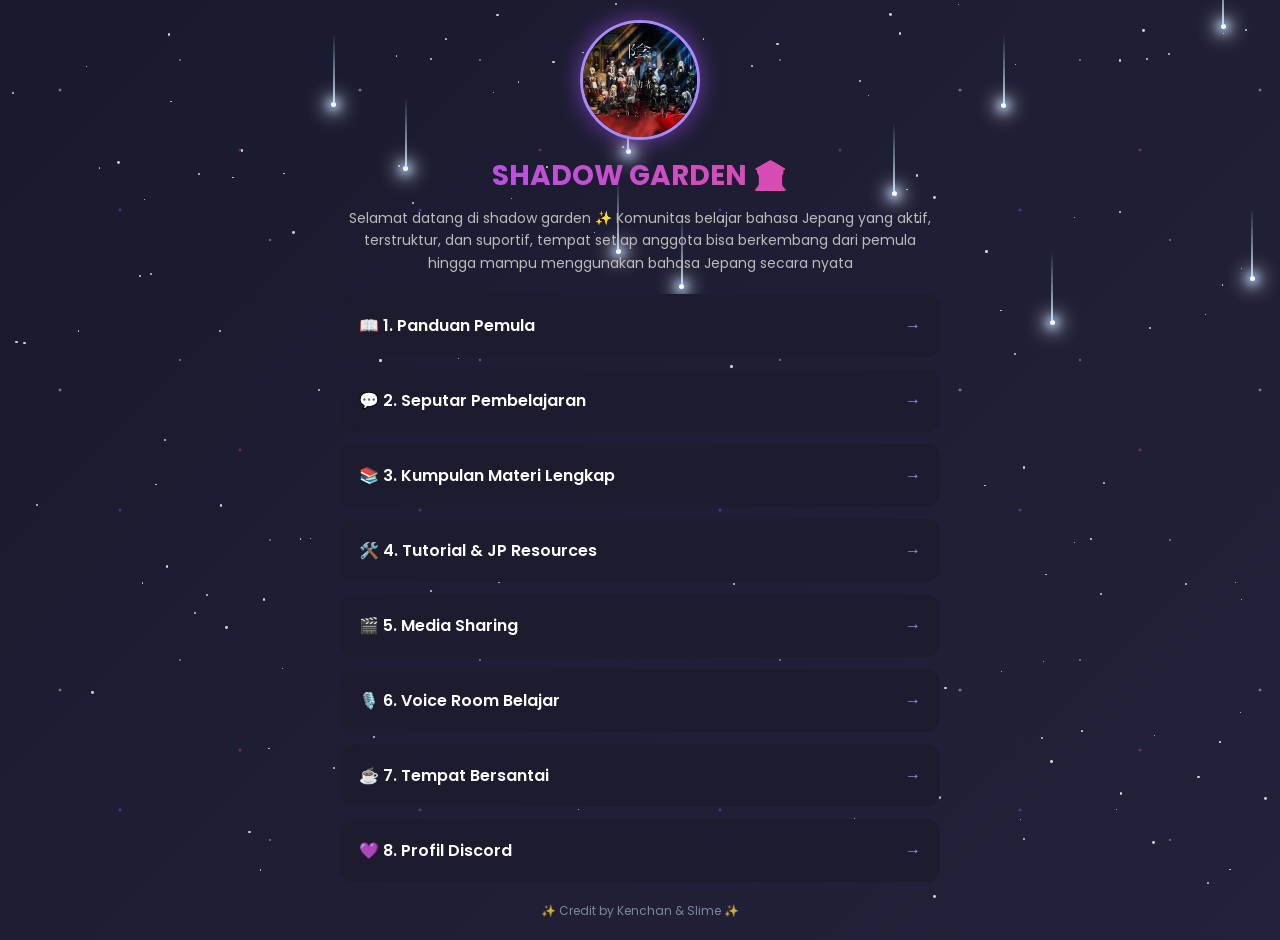
<file: index.html>
<!DOCTYPE html>
<html lang="id">
<head>
<meta charset="UTF-8">
<meta name="viewport" content="width=device-width, initial-scale=1.0">
<title>Shadow Garden</title>
<link rel="stylesheet" href="style.css">

<!-- Biar kalau share link ada gambarnya -->
<meta property="og:title" content="Shadow Garden">
<meta property="og:description" content="Selamat datang di shadow garden ✨ Komunitas belajar bahasa Jepang yang aktif, terstruktur, dan suportif">
<meta property="og:image" content="https://kenchannnnnn.github.io/Shadow-garden-/fd40ec754ca08bd9b1cea57343f2c143.jpg">
<meta property="og:url" content="https://kenchannnnnn.github.io/Shadow-garden-/">
<meta property="og:type" content="website">
<meta name="twitter:card" content="summary_large_image">
<meta name="twitter:title" content="Shadow Garden">
<meta name="twitter:description" content="Selamat datang di shadow garden ✨ Komunitas belajar bahasa Jepang">
<meta name="twitter:image" content="https://kenchannnnnn.github.io/Shadow-garden-/fd40ec754ca08bd9b1cea57343f2c143.jpg">

</head>
<body>
<div class="starfield" id="starfield"></div>  <!-- ini yang ditambah -->
<div class="container">
  <img src="fd40ec754ca08bd9b1cea57343f2c143.jpg" class="profile" alt="SG">
  <h1>SHADOW GARDEN 🏛️</h1>
  <p class="desc">Selamat datang di shadow garden ✨ Komunitas belajar bahasa Jepang yang aktif, terstruktur, dan suportif, tempat setiap anggota bisa berkembang dari pemula hingga mampu menggunakan bahasa Jepang secara nyata</p>

  <a href="panduan.html" class="menu-btn">📖 1. Panduan Pemula <span>→</span></a>
  <a href="pembelajaran.html" class="menu-btn">💬 2. Seputar Pembelajaran <span>→</span></a>
  <a href="materi.html" class="menu-btn">📚 3. Kumpulan Materi Lengkap <span>→</span></a>
  <a href="tutorial.html" class="menu-btn">🛠️ 4. Tutorial & JP Resources <span>→</span></a>
  <a href="media.html" class="menu-btn">🎬 5. Media Sharing <span>→</span></a>
  <a href="voice.html" class="menu-btn">🎙️ 6. Voice Room Belajar <span>→</span></a>
  <a href="santai.html" class="menu-btn">☕ 7. Tempat Bersantai <span>→</span></a>
  <a href="profil.html" class="menu-btn">💜 8. Profil Discord <span>→</span></a>

  <p class="credit">✨ Credit by Kenchan & Slime ✨</p>
</div>
<script>
const field = document.getElementById('starfield');
for (let i = 0; i < 150; i++) {
  let s = document.createElement('div');
  s.className = 'star';
  s.style.left = Math.random() * 100 + 'vw';
  s.style.top = Math.random() * 100 + 'vh';
  s.style.width = s.style.height = Math.random() * 2 + 1 + 'px';
  s.style.animationDelay = Math.random() * 3 + 's';
  field.appendChild(s);
}
for (let i = 0; i < 10; i++) {
  let c = document.createElement('div');
  c.className = 'comet';
  c.style.left = Math.random() * 80 + 20 + 'vw';
  c.style.top = Math.random() * 40 + 'vh';
  c.style.animationDuration = Math.random() * 2 + 3 + 's';
  c.style.animationDelay = Math.random() * 6 + 's';
  field.appendChild(c);
}
</script>
</body>
</html>
</file>
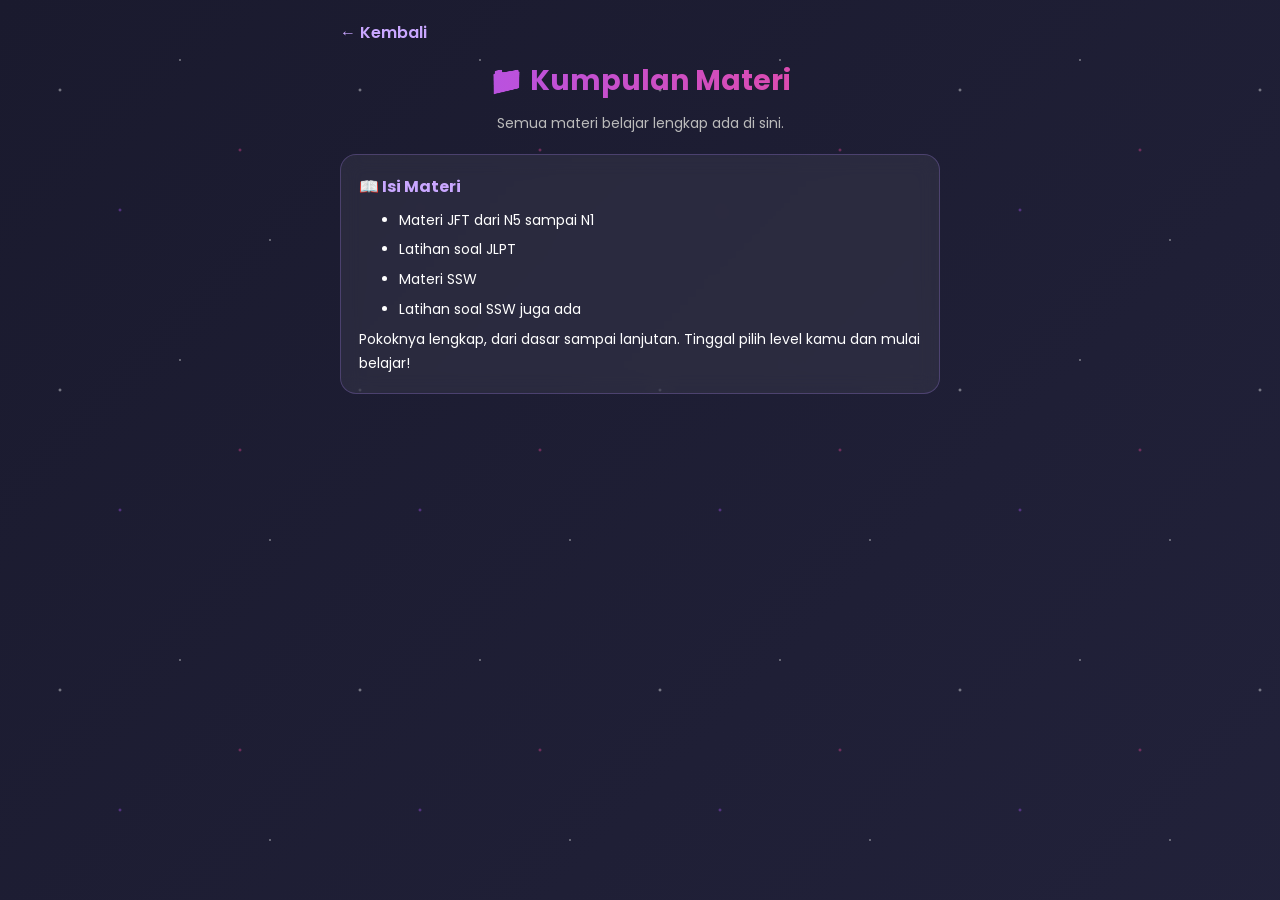
<file: materi.html>
<!DOCTYPE html>
<html lang="id">
<head>
  <meta charset="UTF-8">
  <meta name="viewport" content="width=device-width, initial-scale=1.0">
  <title>Kumpulan Materi - Shadow Garden</title>
  <link rel="stylesheet" href="style.css">
</head>
<body>
  <div class="container">
    <a href="index.html" class="back-btn">← Kembali</a>
    <h1>📁 Kumpulan Materi</h1>
    <p class="desc">
      Semua materi belajar lengkap ada di sini.
    </p>

    <div class="content-box">
      <h2>📖 Isi Materi</h2>
      <ul>
        <li>Materi JFT dari N5 sampai N1</li>
        <li>Latihan soal JLPT</li>
        <li>Materi SSW</li>
        <li>Latihan soal SSW juga ada</li>
      </ul>
      <p>Pokoknya lengkap, dari dasar sampai lanjutan. Tinggal pilih level kamu dan mulai belajar!</p>
    </div>
  </div>
</body>
</html>
</file>
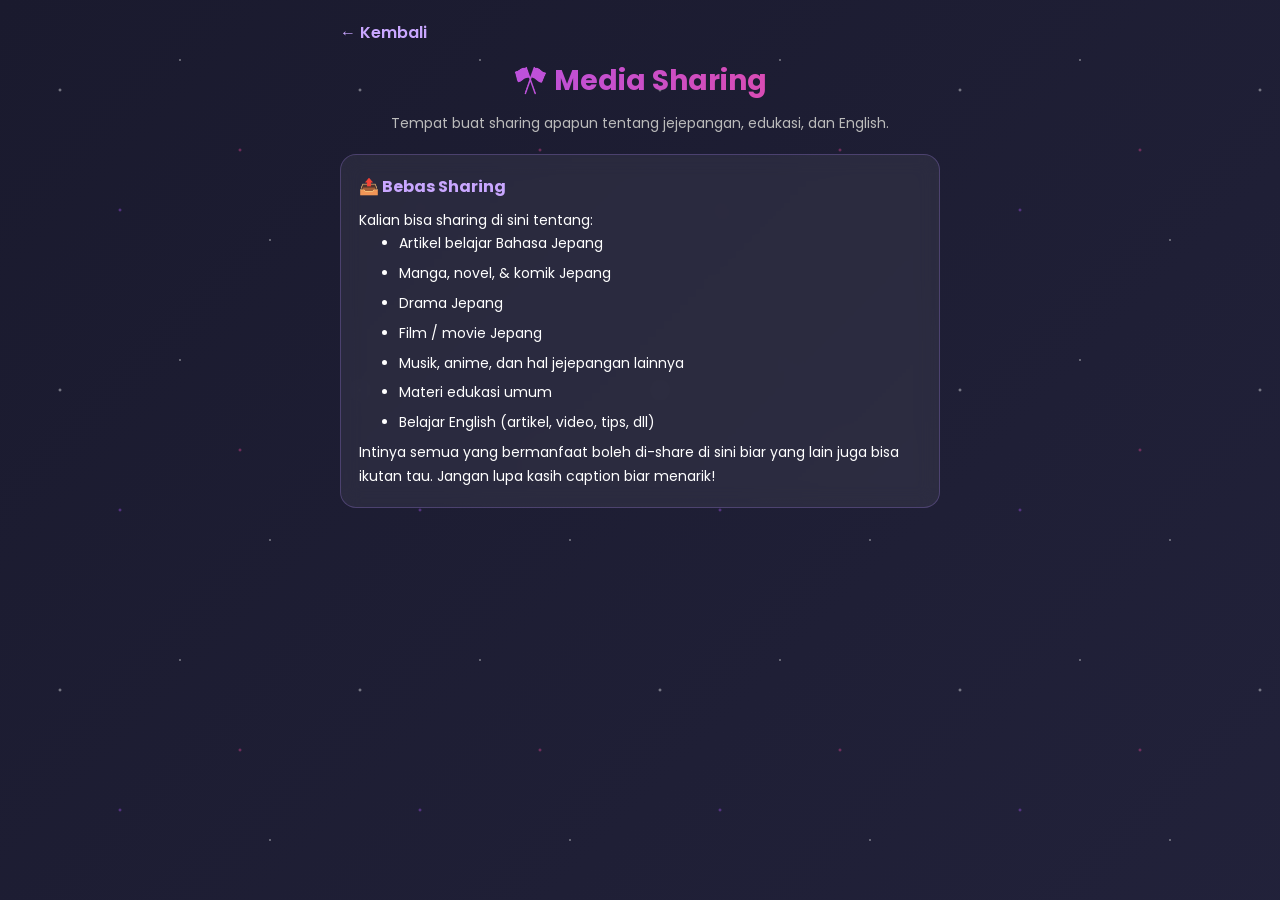
<file: media.html>
<!DOCTYPE html>
<html lang="id">
<head>
  <meta charset="UTF-8">
  <meta name="viewport" content="width=device-width, initial-scale=1.0">
  <title>Media Sharing - Shadow Garden</title>
  <link rel="stylesheet" href="style.css">
</head>
<body>
  <div class="container">
    <a href="index.html" class="back-btn">← Kembali</a>
    <h1>🎌 Media Sharing</h1>
    <p class="desc">
      Tempat buat sharing apapun tentang jejepangan, edukasi, dan English.
    </p>

    <div class="content-box">
      <h2>📤 Bebas Sharing</h2>
      <p>Kalian bisa sharing di sini tentang:</p>
      <ul>
        <li>Artikel belajar Bahasa Jepang</li>
        <li>Manga, novel, & komik Jepang</li>
        <li>Drama Jepang</li>
        <li>Film / movie Jepang</li>
        <li>Musik, anime, dan hal jejepangan lainnya</li>
        <li>Materi edukasi umum</li>
        <li>Belajar English (artikel, video, tips, dll)</li>
      </ul>
      <p>Intinya semua yang bermanfaat boleh di-share di sini biar yang lain juga bisa ikutan tau. Jangan lupa kasih caption biar menarik!</p>
    </div>
  </div>
</body>
</html>
</file>
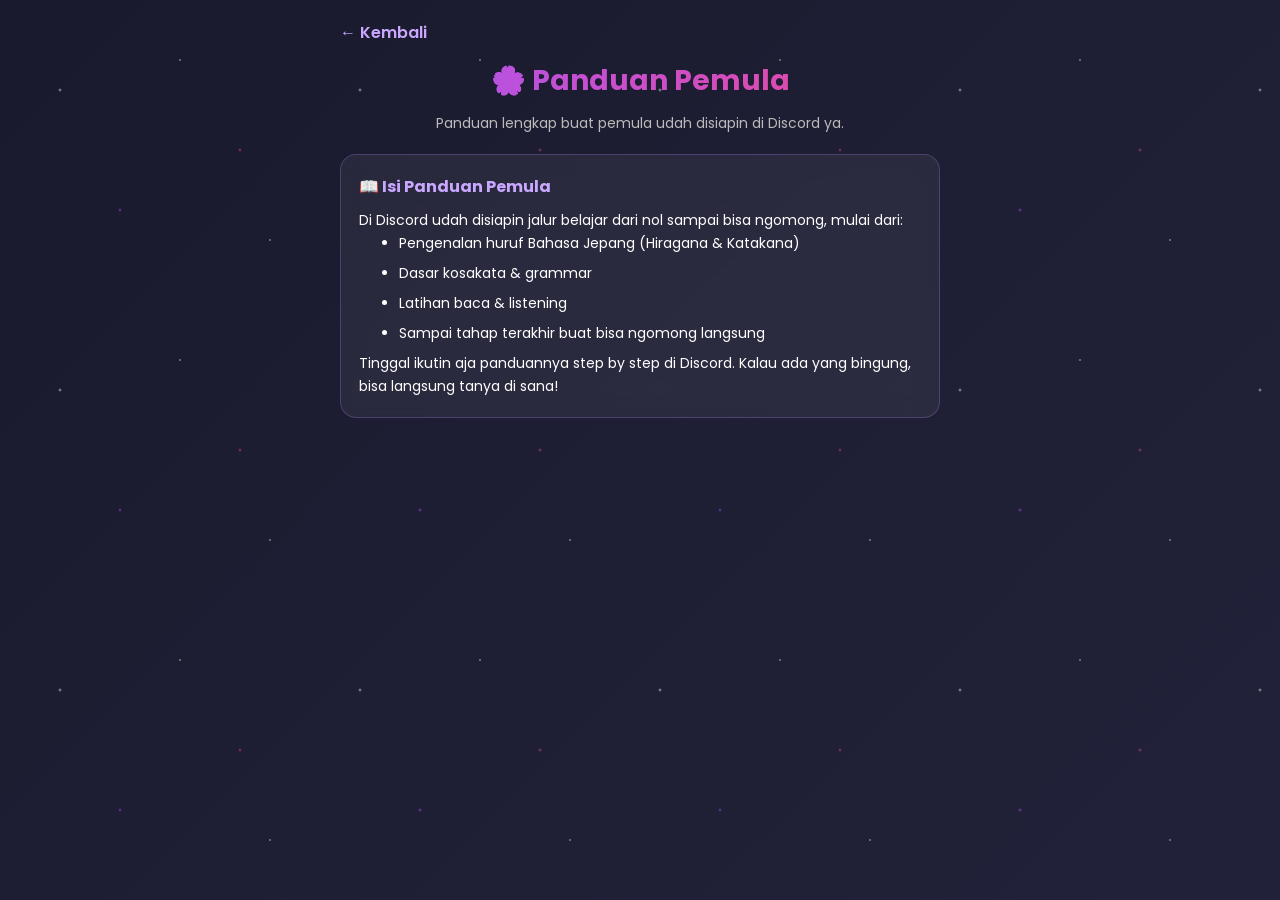
<file: panduan.html>
<!DOCTYPE html>
<html lang="id">
<head>
  <meta charset="UTF-8">
  <meta name="viewport" content="width=device-width, initial-scale=1.0">
  <title>Panduan Pemula - Shadow Garden</title>
  <link rel="stylesheet" href="style.css">
</head>
<body>
  <div class="container">
    <a href="index.html" class="back-btn">← Kembali</a>
    <h1>🌸 Panduan Pemula</h1>
    <p class="desc">
      Panduan lengkap buat pemula udah disiapin di Discord ya.
    </p>

    <div class="content-box">
      <h2>📖 Isi Panduan Pemula</h2>
      <p>Di Discord udah disiapin jalur belajar dari nol sampai bisa ngomong, mulai dari:</p>
      <ul>
        <li>Pengenalan huruf Bahasa Jepang (Hiragana & Katakana)</li>
        <li>Dasar kosakata & grammar</li>
        <li>Latihan baca & listening</li>
        <li>Sampai tahap terakhir buat bisa ngomong langsung</li>
      </ul>
      <p>Tinggal ikutin aja panduannya step by step di Discord. Kalau ada yang bingung, bisa langsung tanya di sana!</p>
    </div>
  </div>
</body>
</html>
</file>
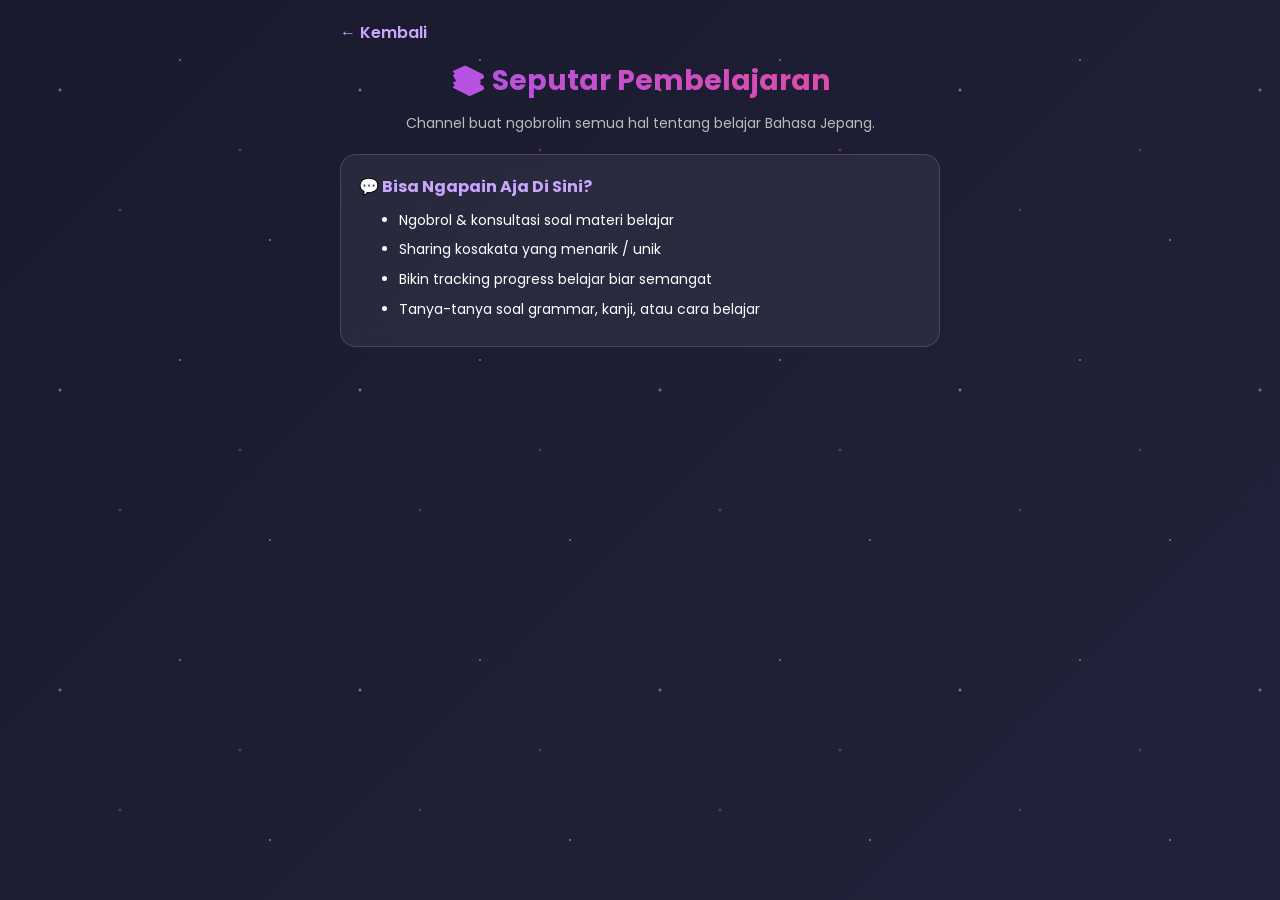
<file: pembelajaran.html>
<!DOCTYPE html>
<html lang="id">
<head>
  <meta charset="UTF-8">
  <meta name="viewport" content="width=device-width, initial-scale=1.0">
  <title>Seputar Pembelajaran - Shadow Garden</title>
  <link rel="stylesheet" href="style.css">
</head>
<body>
  <div class="container">
    <a href="index.html" class="back-btn">← Kembali</a>
    <h1>📚 Seputar Pembelajaran</h1>
    <p class="desc">
      Channel buat ngobrolin semua hal tentang belajar Bahasa Jepang.
    </p>

    <div class="content-box">
      <h2>💬 Bisa Ngapain Aja Di Sini?</h2>
      <ul>
        <li>Ngobrol & konsultasi soal materi belajar</li>
        <li>Sharing kosakata yang menarik / unik</li>
        <li>Bikin tracking progress belajar biar semangat</li>
        <li>Tanya-tanya soal grammar, kanji, atau cara belajar</li
</file>
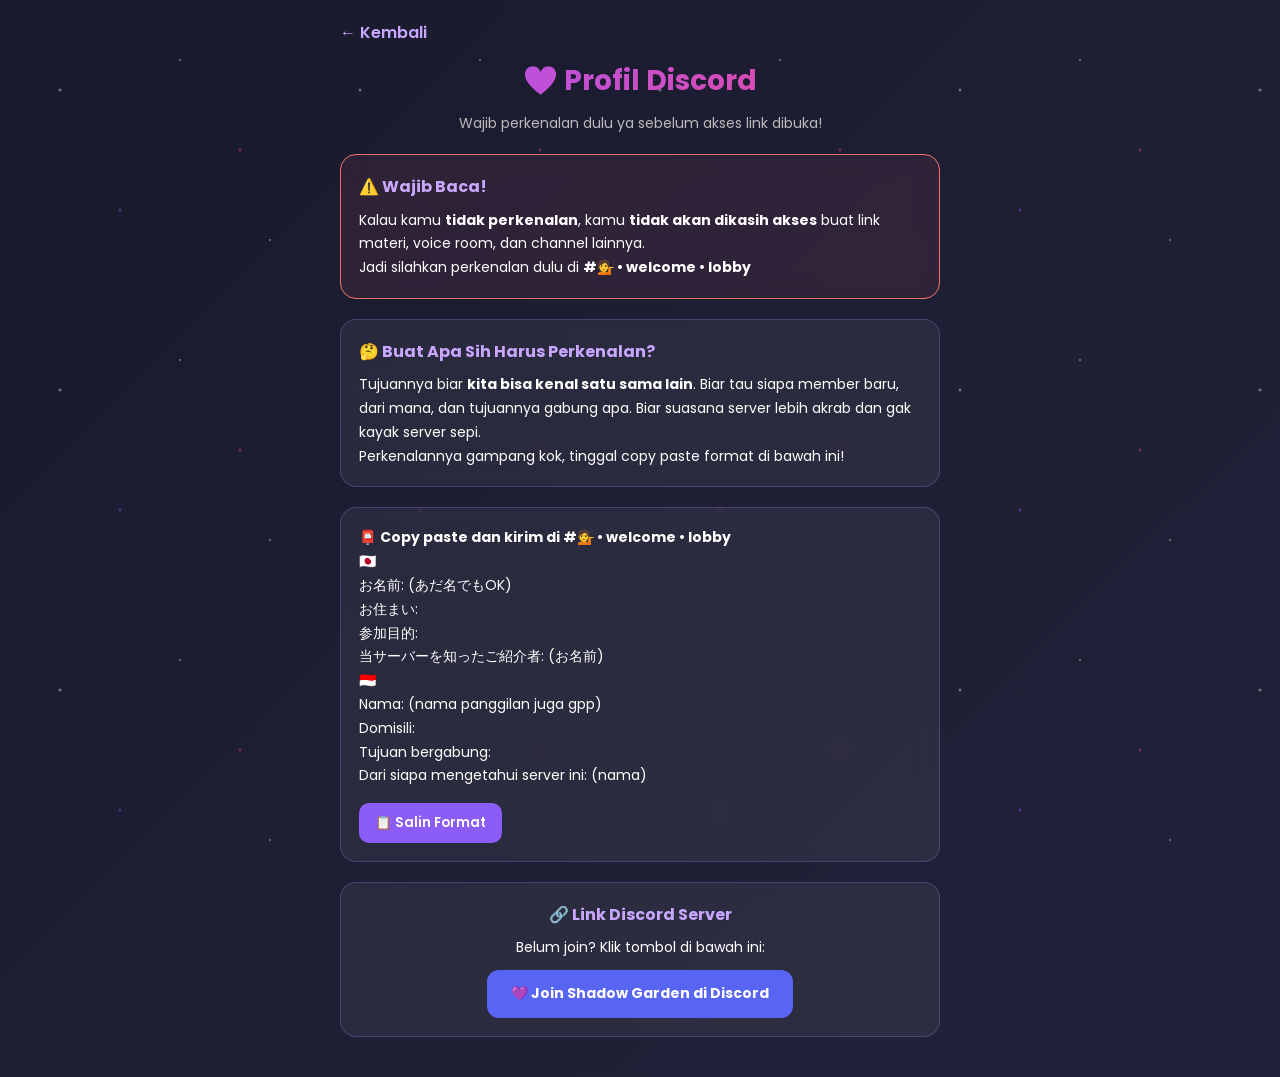
<file: profil.html>
<!DOCTYPE html>
<html lang="id">
<head>
  <meta charset="UTF-8">
  <meta name="viewport" content="width=device-width, initial-scale=1.0">
  <title>Profil Discord - Shadow Garden</title>
  <link rel="stylesheet" href="style.css">
</head>
<body>
  <div class="container">
    <a href="index.html" class="back-btn">← Kembali</a>
    <h1>💜 Profil Discord</h1>
    <p class="desc">
      Wajib perkenalan dulu ya sebelum akses link dibuka!
    </p>

    <div class="content-box" style="border-color: #f87171; background: rgba(248, 113, 113, 0.08);">
      <h2>⚠️ Wajib Baca!</h2>
      <p>Kalau kamu <b>tidak perkenalan</b>, kamu <b>tidak akan dikasih akses</b> buat link materi, voice room, dan channel lainnya.</p>
      <p>Jadi silahkan perkenalan dulu di <b>#💁 • welcome • lobby</b></p>
    </div>

    <div class="content-box">
      <h2>🤔 Buat Apa Sih Harus Perkenalan?</h2>
      <p>Tujuannya biar <b>kita bisa kenal satu sama lain</b>. Biar tau siapa member baru, dari mana, dan tujuannya gabung apa. Biar suasana server lebih akrab dan gak kayak server sepi.</p>
      <p>Perkenalannya gampang kok, tinggal copy paste format di bawah ini!</p>
    </div>

    <div class="content-box">
      <p>📮 <b>Copy paste dan kirim di #💁 • welcome • lobby</b></p>

      <p>🇯🇵</p>
      <p>
        お名前: (あだ名でもOK)<br>
        お住まい: <br>
        参加目的: <br>
        当サーバーを知ったご紹介者: (お名前)
      </p>

      <p>🇮🇩</p>
      <p>
        Nama: (nama panggilan juga gpp)<br>
        Domisili: <br>
        Tujuan bergabung: <br>
        Dari siapa mengetahui server ini: (nama)
      </p>

      <button onclick="navigator.clipboard.writeText(document.getElementById('format-profil').innerText)" style="margin-top:15px; background:#8b5cf6; color:white; border:none; padding:10px 16px; border-radius:10px; font-weight:600; cursor:pointer;">
        📋 Salin Format
      </button>

      <div id="format-profil" style="display:none;">
Copy paste dan kirim di #welcome-lobby

🇯🇵
お名前: (あだ名でもOK)
お住まい:
参加目的:
当サーバーを知ったご紹介者: (お名前)

🇮🇩
Nama: (nama panggilan juga gpp)
Domisili:
Tujuan bergabung:
Dari siapa mengetahui server ini: (nama)
      </div>
    </div>

    <div class="content-box" style="text-align:center;">
      <h2>🔗 Link Discord Server</h2>
      <p>Belum join? Klik tombol di bawah ini:</p>
      <a href="https://discord.gg/emFjSYw3cq" target="_blank" style="display:inline-block; margin-top:10px; background:#5865F2; color:white; padding:12px 24px; border-radius:12px; text-decoration:none; font-weight:700;">
        💜 Join Shadow Garden di Discord
      </a>
    </div>

  </div>
</body>
</html>
</file>
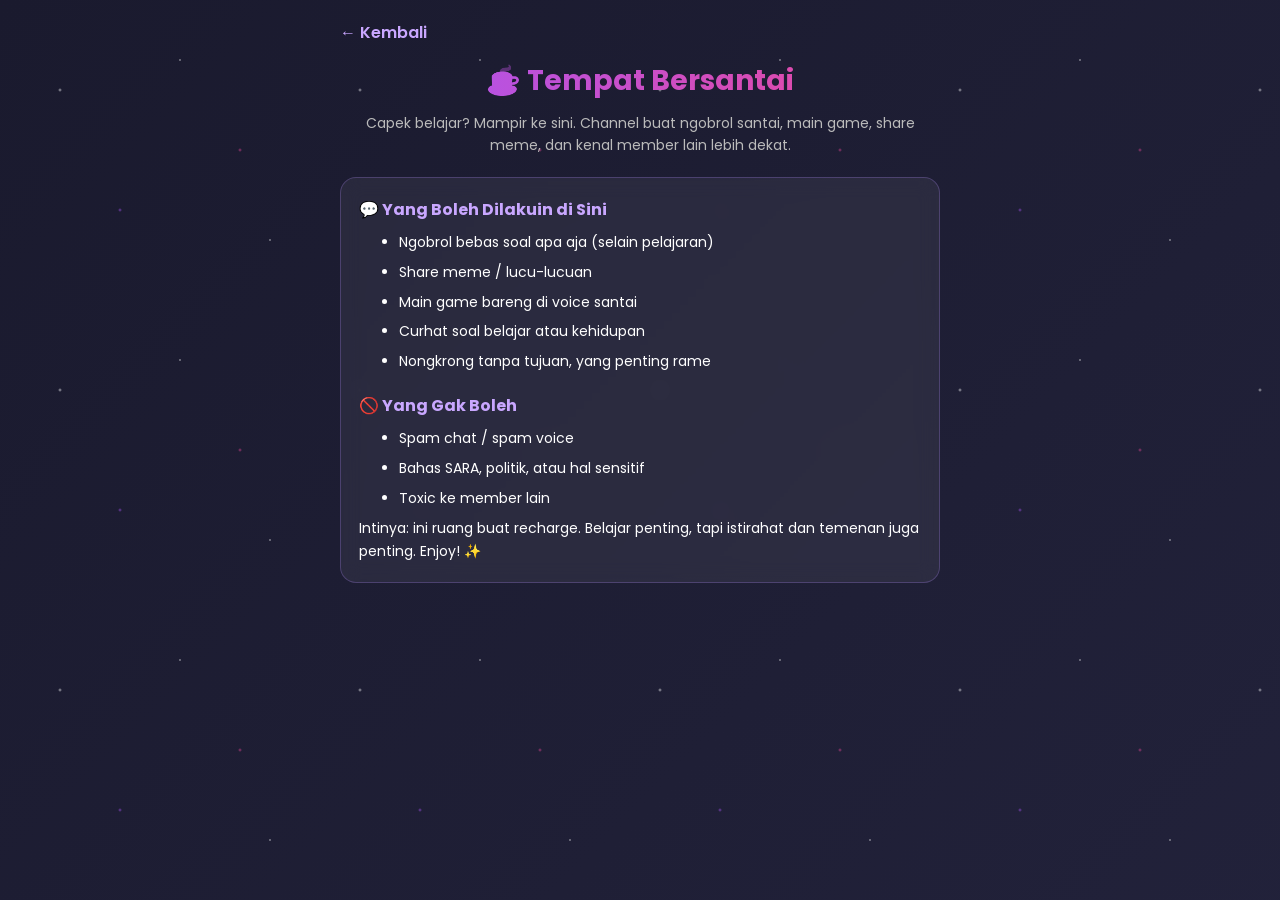
<file: santai.html>
<!DOCTYPE html>
<html lang="id">
<head>
  <meta charset="UTF-8">
  <meta name="viewport" content="width=device-width, initial-scale=1.0">
  <title>Tempat Bersantai - Shadow Garden</title>
  <link rel="stylesheet" href="style.css">
</head>
<body>
  <div class="container">
    <a href="index.html" class="back-btn">← Kembali</a>
    <h1>☕ Tempat Bersantai</h1>
    <p class="desc">
      Capek belajar? Mampir ke sini. Channel buat ngobrol santai, main game, share meme, dan kenal member lain lebih dekat.
    </p>

    <div class="content-box">
      <h2>💬 Yang Boleh Dilakuin di Sini</h2>
      <ul>
        <li>Ngobrol bebas soal apa aja (selain pelajaran)</li>
        <li>Share meme / lucu-lucuan</li>
        <li>Main game bareng di voice santai</li>
        <li>Curhat soal belajar atau kehidupan</li>
        <li>Nongkrong tanpa tujuan, yang penting rame</li>
      </ul>

      <h2>🚫 Yang Gak Boleh</h2>
      <ul>
        <li>Spam chat / spam voice</li>
        <li>Bahas SARA, politik, atau hal sensitif</li>
        <li>Toxic ke member lain</li>
      </ul>

      <p>Intinya: ini ruang buat recharge. Belajar penting, tapi istirahat dan temenan juga penting. Enjoy! ✨</p>
    </div>
  </div>
</body>
</html>
</file>
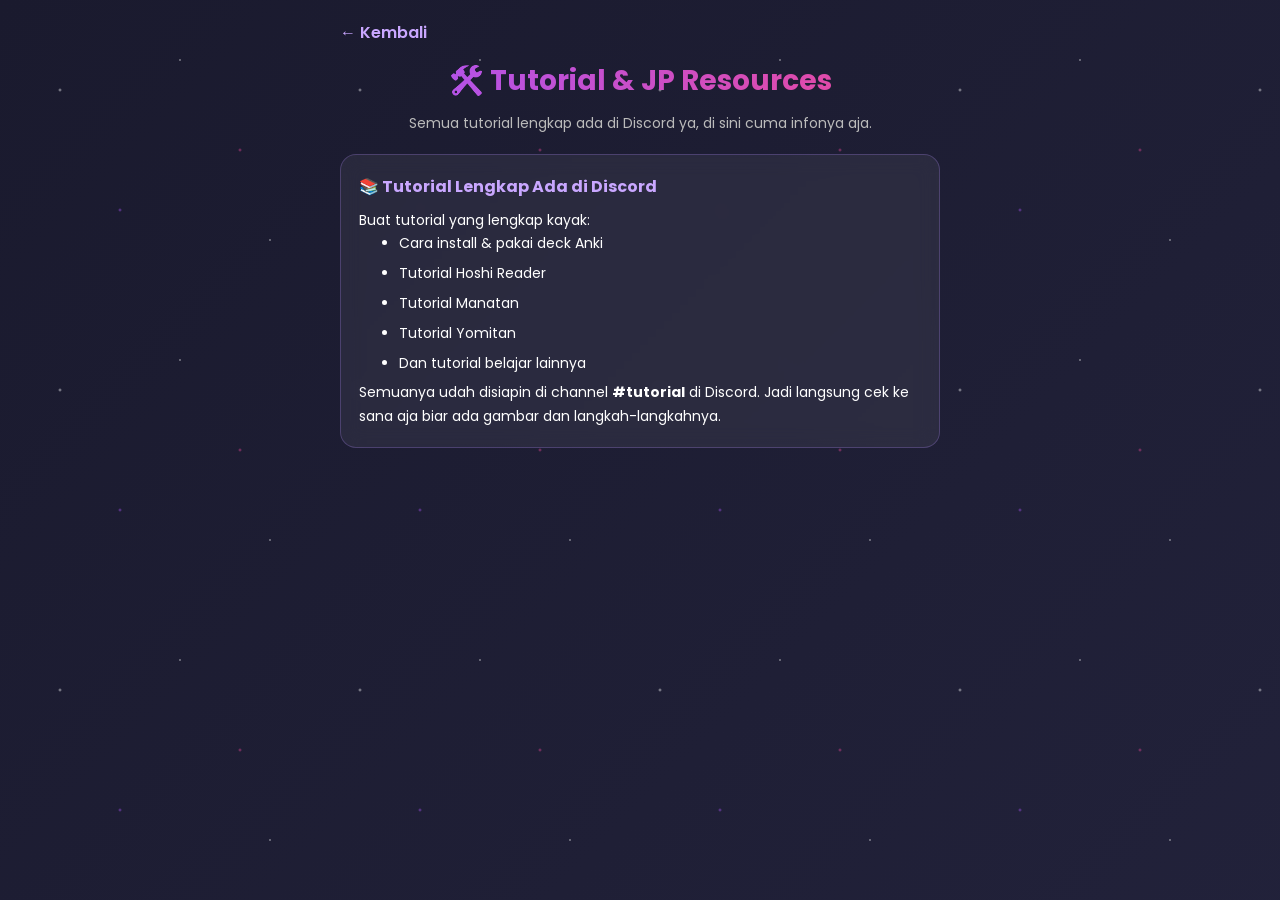
<file: tutorial.html>
<!DOCTYPE html>
<html lang="id">
<head>
  <meta charset="UTF-8">
  <meta name="viewport" content="width=device-width, initial-scale=1.0">
  <title>Tutorial & JP Resources - Shadow Garden</title>
  <link rel="stylesheet" href="style.css">
</head>
<body>
  <div class="container">
    <a href="index.html" class="back-btn">← Kembali</a>
    <h1>🛠️ Tutorial & JP Resources</h1>
    <p class="desc">
      Semua tutorial lengkap ada di Discord ya, di sini cuma infonya aja.
    </p>

    <div class="content-box">
      <h2>📚 Tutorial Lengkap Ada di Discord</h2>
      <p>Buat tutorial yang lengkap kayak:</p>
      <ul>
        <li>Cara install & pakai deck Anki</li>
        <li>Tutorial Hoshi Reader</li>
        <li>Tutorial Manatan</li>
        <li>Tutorial Yomitan</li>
        <li>Dan tutorial belajar lainnya</li>
      </ul>
      <p>Semuanya udah disiapin di channel <b>#tutorial</b> di Discord. Jadi langsung cek ke sana aja biar ada gambar dan langkah-langkahnya.</p>
    </div>
  </div>
</body>
</html>
</file>
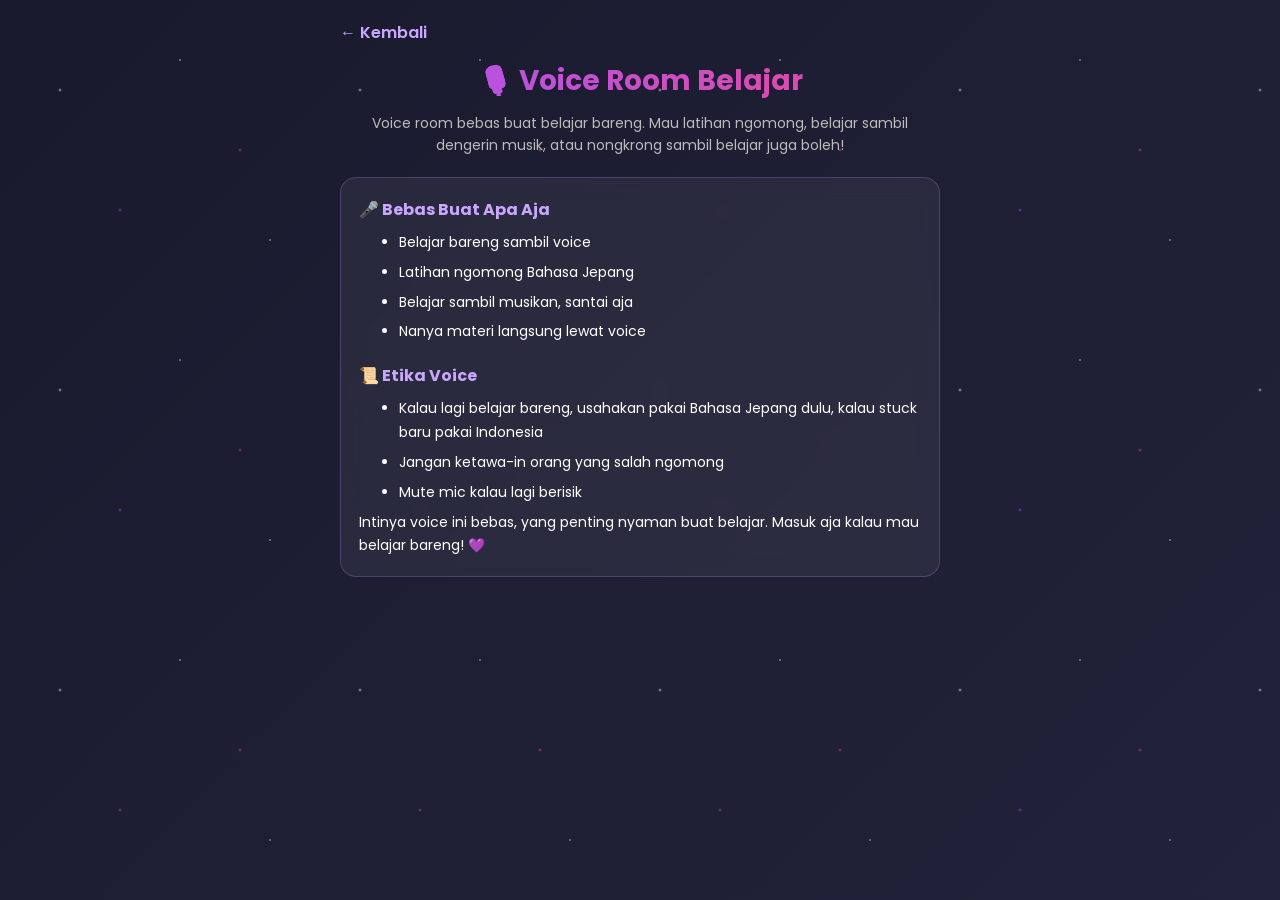
<file: voice.html>
<!DOCTYPE html>
<html lang="id">
<head>
  <meta charset="UTF-8">
  <meta name="viewport" content="width=device-width, initial-scale=1.0">
  <title>Voice Room Belajar - Shadow Garden</title>
  <link rel="stylesheet" href="style.css">
</head>
<body>
  <div class="container">
    <a href="index.html" class="back-btn">← Kembali</a>
    <h1>🎙️ Voice Room Belajar</h1>
    <p class="desc">
      Voice room bebas buat belajar bareng. Mau latihan ngomong, belajar sambil dengerin musik, atau nongkrong sambil belajar juga boleh!
    </p>

    <div class="content-box">
      <h2>🎤 Bebas Buat Apa Aja</h2>
      <ul>
        <li>Belajar bareng sambil voice</li>
        <li>Latihan ngomong Bahasa Jepang</li>
        <li>Belajar sambil musikan, santai aja</li>
        <li>Nanya materi langsung lewat voice</li>
      </ul>

      <h2>📜 Etika Voice</h2>
      <ul>
        <li>Kalau lagi belajar bareng, usahakan pakai Bahasa Jepang dulu, kalau stuck baru pakai Indonesia</li>
        <li>Jangan ketawa-in orang yang salah ngomong</li>
        <li>Mute mic kalau lagi berisik</li>
      </ul>

      <p>Intinya voice ini bebas, yang penting nyaman buat belajar. Masuk aja kalau mau belajar bareng! 💜</p>
    </div>
  </div>
</body>
</html>
</file>
<file: style.css>
@import url('https://fonts.googleapis.com/css2?family=Poppins:wght@400;600;700&display=swap');

:root {
  --ungu: #a855f7;
  --pink: #ec4899;
  --biru: #3b82f6;
  --card: rgba(255,255,255,0.06);
  --border: rgba(180,140,255,0.25);
}

* { margin:0; padding:0; box-sizing:border-box; font-family:'Poppins',sans-serif; }

::selection { background: var(--ungu); color: white; }

body {
  background: linear-gradient(-45deg, #0f0c29, #302b63, #24243e, #1a1a2e);
  background-size:400% 400%;
  animation: bgMove 15s ease infinite;
  color:#fff;
  display:flex;
  justify-content:center;
  padding:20px;
  min-height:100vh;
  overflow-x:hidden;
}

body::before {
  content:"";
  position:fixed;
  top:0; left:0;
  width:100%; height:100%;
  background-image:
    radial-gradient(2px 2px at 20% 30%, white, transparent),
    radial-gradient(2px 2px at 40% 70%, #a855f7, transparent),
    radial-gradient(1.5px 1.5px at 60% 20%, white, transparent),
    radial-gradient(2px 2px at 80% 50%, #ec4899, transparent),
    radial-gradient(1.5px 1.5px at 90% 80%, white, transparent);
  background-size:300px 300px;
  animation: particleMove 20s linear infinite;
  opacity:0.6;
  pointer-events:none;
  z-index:0;
}

.container {
  max-width:600px;
  width:100%;
  position:relative;
  z-index:1;
  animation: fadeIn 0.6s ease;
}

.back-btn {
  display:inline-block;
  margin-bottom:15px;
  color:#c9a7ff;
  text-decoration:none;
  font-weight:600;
  transition: 0.2s;
}
.back-btn:hover { color:#fff; transform: translateX(-3px); }

h1 {
  font-size: clamp(22px, 6vw, 28px);
  margin-bottom:10px;
  background: linear-gradient(90deg, #a855f7, #ec4899, #3b82f6, #a855f7);
  background-size:300% 300%;
  -webkit-background-clip:text;
  background-clip:text;
  -webkit-text-fill-color:transparent;
  animation: gradientMove 5s ease infinite;
  text-align: center;
}

.desc { color:#bbb; margin-bottom:20px; font-size:14px; line-height:1.6; text-align: center; }

.profile {
  width:120px; height:120px;
  border-radius:50%;
  object-fit:cover;
  display:block;
  margin:0 auto 15px auto;
  border:3px solid #a78bfa;
  animation: floaty 3s ease-in-out infinite;
  box-shadow: 0 0 25px rgba(168,85,247,0.6);
}

.content-box {
  background: var(--card);
  border:1px solid var(--border);
  border-radius:16px;
  padding:18px;
  margin:20px 0;
  text-align:left;
  font-size:14px;
  line-height:1.7;
  backdrop-filter: blur(10px);
  -webkit-backdrop-filter: blur(10px);
  transition: transform 0.2s ease, box-shadow 0.2s ease, border-color 0.2s;
}
.content-box:hover {
  transform: translateY(-3px);
  box-shadow: 0 8px 24px rgba(168,85,247,0.3);
  border-color: #a87bff;
}
.content-box h2 { color:#c9a7ff; font-size:16px; margin: 18px 0 8px 0; }
.content-box h2:first-child { margin-top:0; }
.content-box ul { padding-left:20px; }
.content-box li { margin-bottom:6px; }

h2 { color:#a78bfa; margin:15px 0 8px 0; font-size:18px; }
ul { margin-left:20px; }
li { margin-bottom:6px; }
a { color:#a78bfa; text-decoration:none; }
a:hover { text-decoration: underline; }

.menu-btn {
  display:flex;
  justify-content:space-between;
  align-items:center;
  background:#1c1c2e;
  padding:18px;
  border-radius:14px;
  margin-bottom:12px;
  text-decoration:none;
  color:#fff;
  font-weight:600;
  border: 1px solid transparent;
  transition:0.2s;
}
.menu-btn:hover {
  background:#2a2a4a;
  transform:translateY(-2px);
  border-color: var(--border);
}
.menu-btn span { color:#a78bfa; }

.btn-discord {
  display:block;
  text-align:center;
  background:#5865F2;
  color:#fff;
  padding:15px;
  border-radius:12px;
  text-decoration:none;
  font-weight:700;
  margin-top:10px;
  transition: 0.2s;
  box-shadow: 0 4px 15px rgba(88,101,242,0.4);
}
.btn-discord:hover {
  background:#4752c4;
  transform: translateY(-2px);
  box-shadow: 0 6px 20px rgba(88,101,242,0.6);
  text-decoration:none;
}

.menu-grid {
  display:grid;
  grid-template-columns:1fr 1fr;
  gap:12px;
  margin-top:20px;
}
.grid-item {
  background:rgba(255,255,255,0.06);
  border:1px solid rgba(180,140,255,0.25);
  border-radius:16px;
  backdrop-filter:blur(8px);
  -webkit-backdrop-filter:blur(8px);
  color:white;
  text-decoration:none;
  display:flex;
  flex-direction:column;
  align-items:center;
  justify-content:center;
  text-align:center;
  padding:18px 10px;
  font-size:13px;
  font-weight:600;
  gap:8px;
  transition: all 0.2s ease;
}
.grid-item:hover {
  background:rgba(147,100,255,0.2);
  border-color:#a87bff;
  transform:translateY(-2px);
}
.grid-item span { display:none; }

.credit {
  text-align:center;
  font-size:12px;
  color:#94a3b8;
  margin-top:20px;
  opacity:0.8;
}

/* Animasi */
@keyframes floaty { 0%, 100% { transform: translateY(0); } 50% { transform: translateY(-8px); } }
@keyframes gradientMove { 0% { background-position:0% 50%; } 50% { background-position:100% 50%; } 100% { background-position:0% 50%; } }
@keyframes bgMove { 0% { background-position:0% 50%; } 50% { background-position:100% 50%; } 100% { background-position:0% 50%; } }
@keyframes particleMove { from { background-position:0 0, 0 0, 0 0, 0 0, 0 0; } to { background-position:300px 300px, 300px 300px, 300px 300px, 300px 300px, 300px 300px; } }
@keyframes fadeIn { from { opacity:0; transform: translateY(10px); } to { opacity:1; transform: translateY(0); } }

/* Starfield + Bintang + Komet - FIX Ekor Di Atas */
.starfield {
  position: fixed;
  inset: 0;
  z-index: 0;
  pointer-events: none;
  overflow: hidden;
}

.star {
  position: absolute;
  background: white;
  border-radius: 50%;
  opacity: 0.8;
  animation: twinkle 3s infinite ease-in-out;
}

.comet {
  position: absolute;
  width: 5px;
  height: 5px;
  background: #fff;
  border-radius: 50%;
  box-shadow: 0 0 10px 3px #aaccff, 0 0 20px 5px #ffffff;
  animation: fall linear infinite;
  z-index: 0;
}

.comet::after {
  content: '';
  position: absolute;
  bottom: 4px;
  left: 50%;
  width: 2px;
  height: 70px;
  background: linear-gradient(to top, rgba(204,230,255,0.9), transparent);
  transform: translateX(-50%);
  border-radius: 2px;
}

@keyframes twinkle {
  0%, 100% { opacity: 0.2; }
  50% { opacity: 1; }
}

@keyframes fall {
  0% { transform: translate(0, -10vh); opacity: 0; }
  10% { opacity: 1; }
  90% { opacity: 1; }
  100% { transform: translate(0, 110vh); opacity: 0; }
}

/* Responsif HP kecil */
@media (max-width: 480px) {
  body { padding:15px; }
  .menu-grid { grid-template-columns: 1fr 1fr; gap:10px; }
  .grid-item { padding:14px 8px; font-size:12px; }
  .profile { width:100px; height:100px; }
  }
</file>
